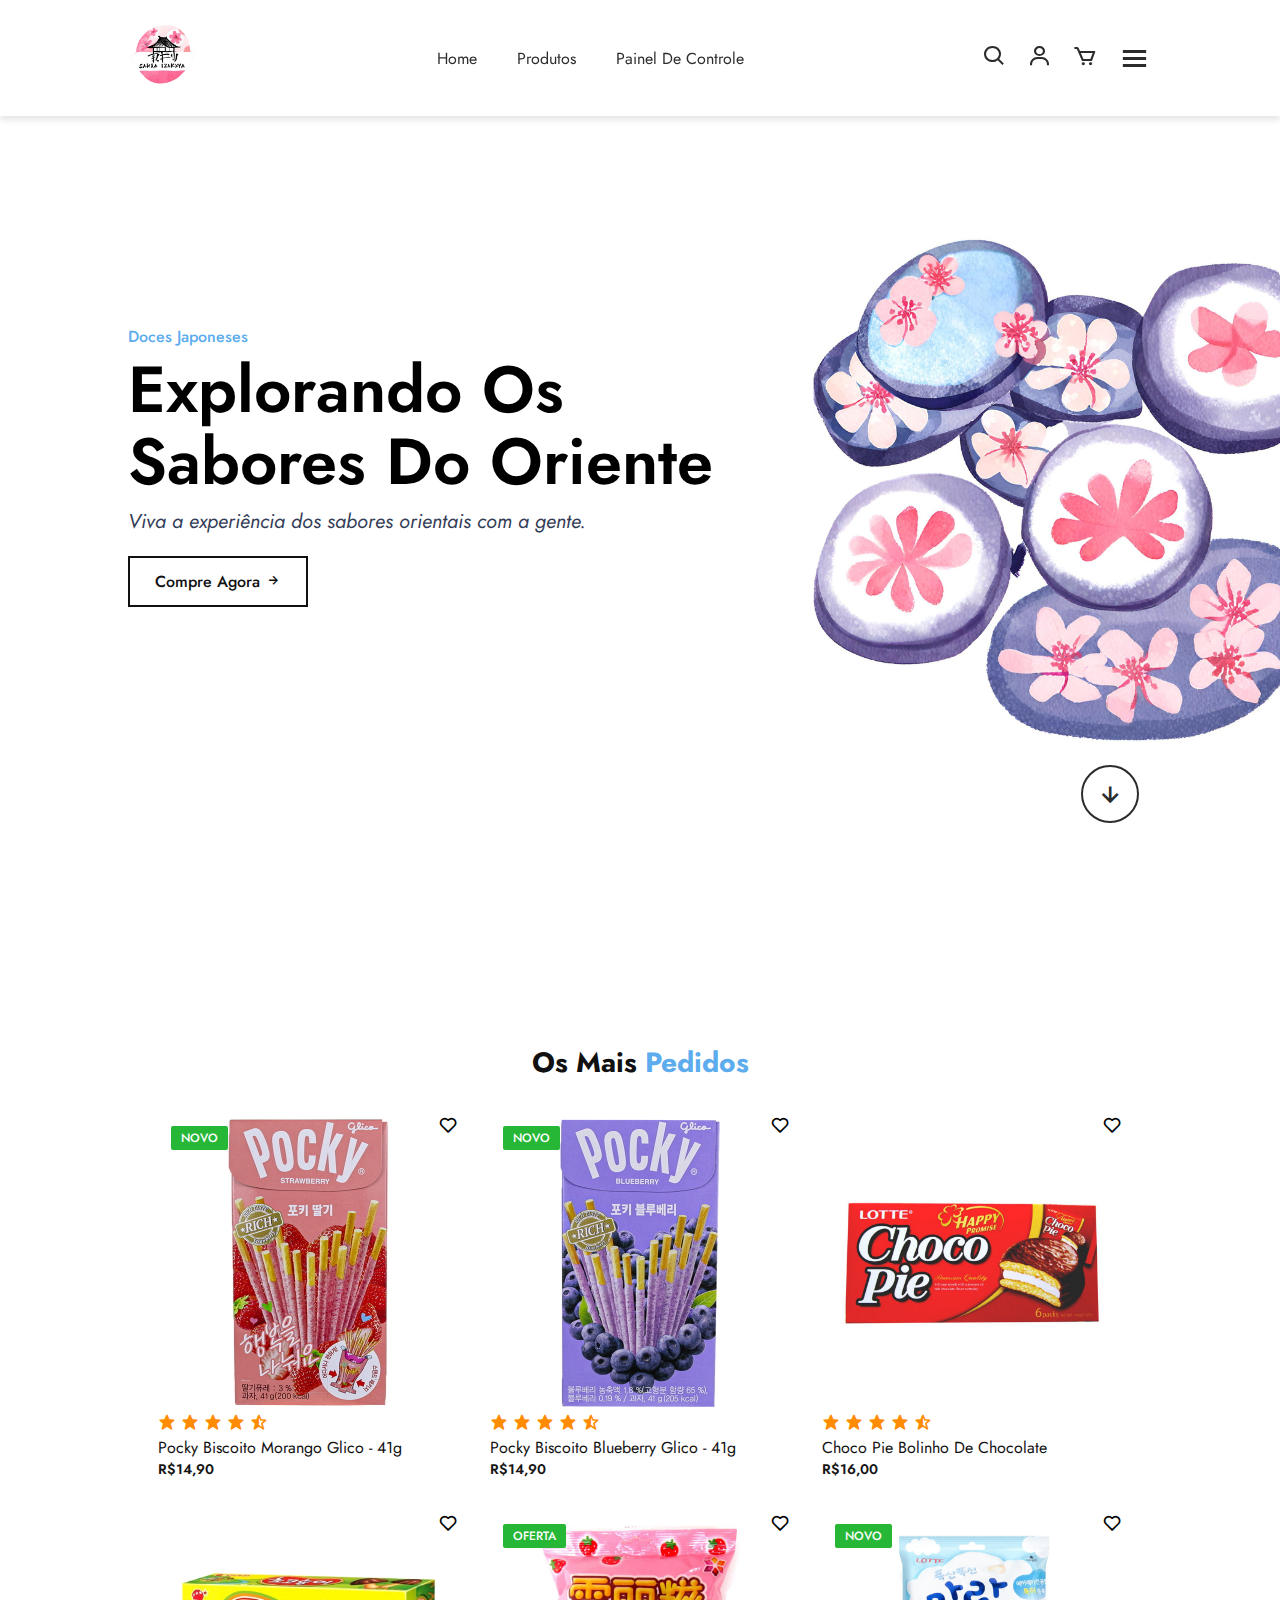
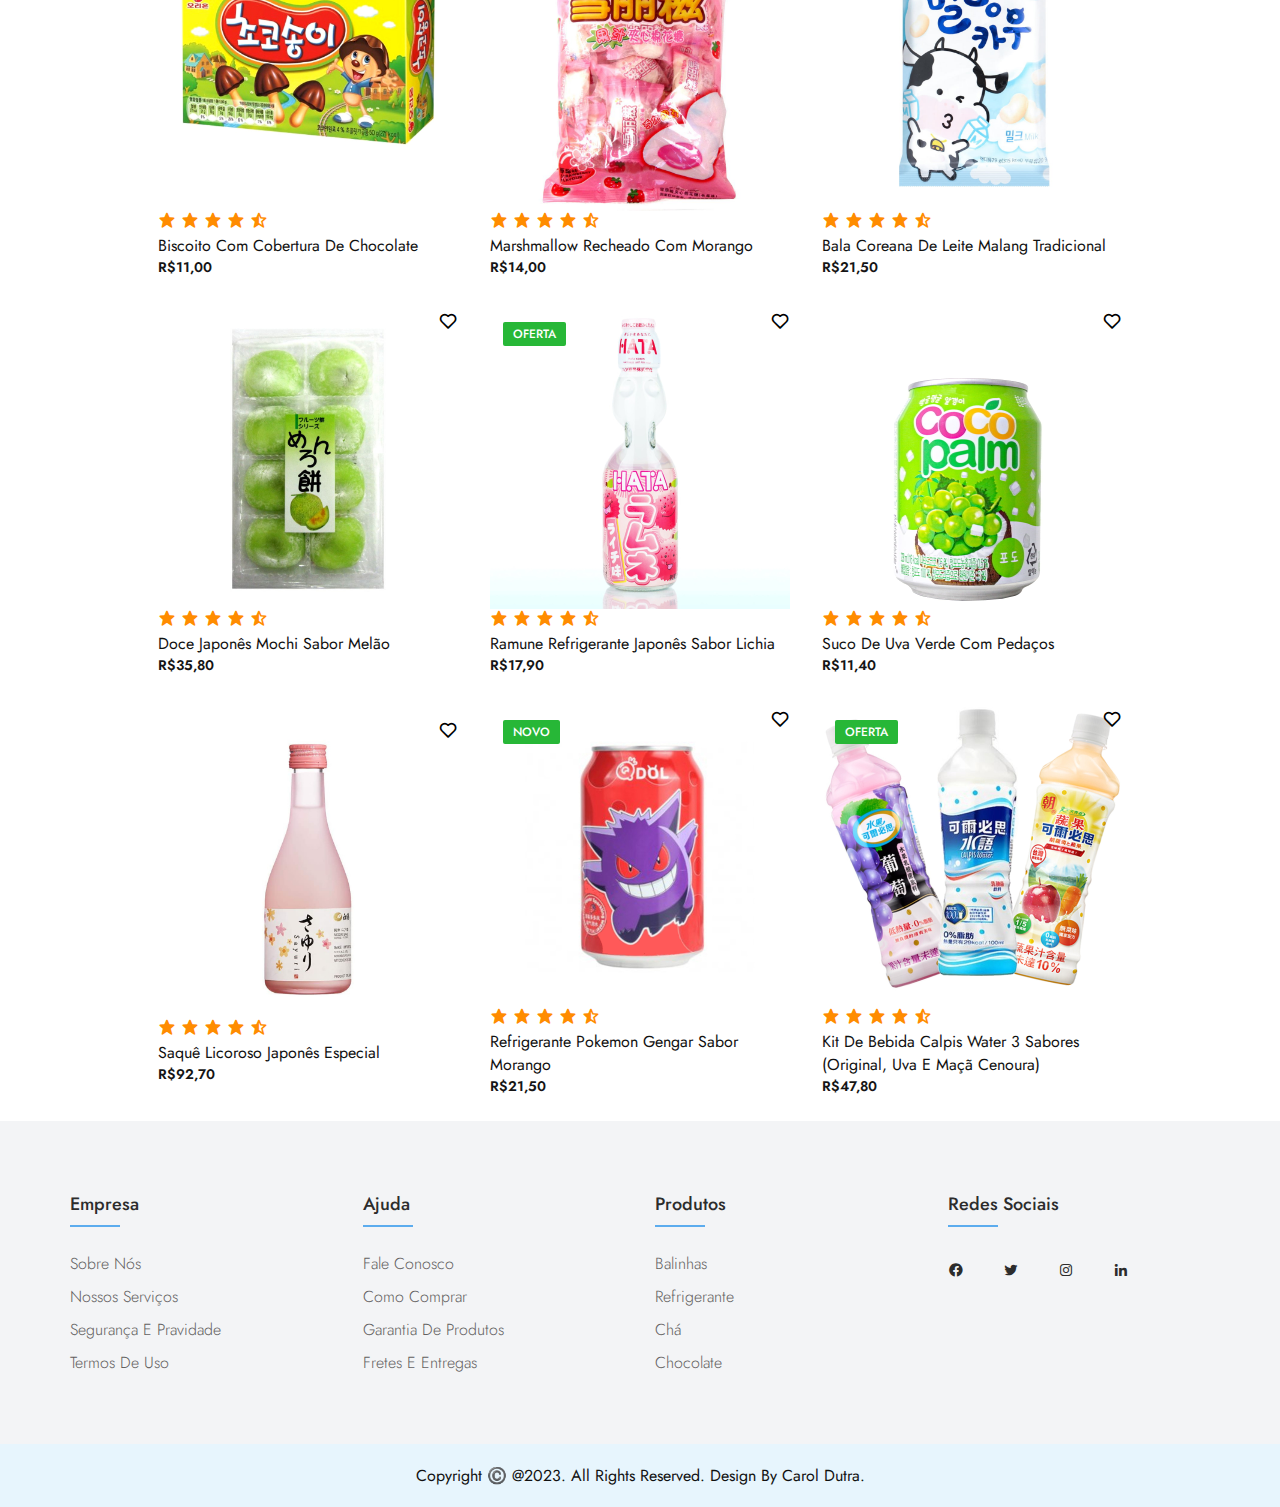
<file: index.html>
<!DOCTYPE html>
<html lang="pt-br">
<head>
    <meta charset="UTF-8">
    <meta name="viewport" content="width=device-width, initial-scale=1.0">
    <meta name="description" content="Descubra a doçura perfeita! Chocolates, balas e guloseimas irresistíveis. Faça sua encomenda e adoce sua vida conosco!"/>
    <meta property="og:title" content="Sakura Izakaya - Sabores autênticos japoneses e ambiente acolhedor, reserve agora!"/>
    <meta property="og:description" content="Descubra a doçura perfeita! Chocolates, balas e guloseimas irresistíveis. Faça sua encomenda e adoce sua vida conosco!"/>
    <meta property="og:url" content="http://localhost:3000" />
    <meta property="og:type" content="website" />
    <link rel="icon" href="./assets/favicon.png">
    <title>Sakura Izakaya - Sabores autênticos japoneses e ambiente acolhedor,
        reserve agora!</title>
    <link rel="stylesheet" href="./styles.css">

    <link rel="preconnect" href="https://fonts.googleapis.com">
<link rel="preconnect" href="https://fonts.gstatic.com" crossorigin>
<link href="https://fonts.googleapis.com/css2?family=Jost:wght@100;200;300;400;500;600;700&display=swap" rel="stylesheet">

<link rel="stylesheet" href="https://cdnjs.cloudflare.com/ajax/libs/font-awesome/6.4.2/css/all.min.css" integrity="sha512-z3gLpd7yknf1YoNbCzqRKc4qyor8gaKU1qmn+CShxbuBusANI9QpRohGBreCFkKxLhei6S9CQXFEbbKuqLg0DA==" crossorigin="anonymous" referrerpolicy="no-referrer" />

<link rel="stylesheet"
  href="https://unpkg.com/boxicons@latest/css/boxicons.min.css">
</head>
<body id="home">
    <!-- header -->
    <header id="home">
        <a href="#" class="logo"><img src="./assets/logo.png" alt="Logotipo da Sakura Izakaya"></a>

        <ul class="navmenu">
            <li><a href="index.html">Home</a></li>
            <li><a href="#products">Produtos</a></li>
            <li><a href="dashboard.html">Painel de Controle</a></li>

        </ul>

        <div class="nav-icon">
            <a href="#"><i class='bx bx-search' aria-label="Pesquisar"></i></a>
            <a href="#"><i class='bx bx-user' aria-label="Perfil do Usuário"></i></a>
            <a href="#"><i class='bx bx-cart' aria-label="Carrinho de Compras"></i></a>
            
            <div class="bx bx-menu" id="menu-icon" aria-label="Menu de Navegação"></div>
        </div>
    </header>
    <!-- final header -->

    <!--  hero -->
    <section class="hero">
        <div class="main-text">
            <h2>Doces japoneses</h2>
            <h1>Explorando os<br>sabores do Oriente</h1>
            <p>Viva a experiência dos sabores orientais com a gente.</p>

            <a href="#products" class="main-btn">Compre agora <i class='bx bx-right-arrow-alt' ></i></a>
        </div>

        <div class="down-arrow">
            <a href="#products" class="down"><i class='bx bx-down-arrow-alt'></i></a>
        </div>
    </section>

    <!-- final home -->



    <section id="products" class="trending-products" >
        <div class="center-text">
            <h2>Os mais <span>pedidos</span></h2>
        </div>

        <div class="products">
            <div class="row">
                <img src="./assets/comida-1.jpg" alt="biscoito japones sabor morango em formato de palitinhos">
                <div class="product-text">
                    <h5>Novo</h5>
                </div>
                <div class="heart-icon">
                    <i class='bx bx-heart'></i>
                </div>
                <div class="ratting">
                    <i class='bx bxs-star' ></i>
                    <i class='bx bxs-star' ></i>
                    <i class='bx bxs-star' ></i>
                    <i class='bx bxs-star' ></i>
                    <i class='bx bxs-star-half' ></i>
                </div>

                <div class="price">
                    <h4>Pocky Biscoito Morango Glico - 41g</h4>
                    <p>R$14,90</p>
                </div>
            </div>

            <div class="row">
                <img src="./assets/comida-2.jpg" alt="biscoito japones sabor blueberry em formato de palitinhos">
                <div class="product-text">
                    <h5>Novo</h5>
                </div>
                <div class="heart-icon">
                    <i class='bx bx-heart'></i>
                </div>
                <div class="ratting">
                    <i class='bx bxs-star' ></i>
                    <i class='bx bxs-star' ></i>
                    <i class='bx bxs-star' ></i>
                    <i class='bx bxs-star' ></i>
                    <i class='bx bxs-star-half' ></i>
                </div>

                <div class="price">
                    <h4>Pocky Biscoito Blueberry Glico - 41g</h4>
                    <p>R$14,90</p>
                </div>
            </div>

            <div class="row">
                <img src="./assets/comida-3.jpg" alt="bolinho de chocolate">
                <div class="product-text">
                    
                </div>
                <div class="heart-icon">
                    <i class='bx bx-heart'></i>
                </div>
                <div class="ratting">
                    <i class='bx bxs-star' ></i>
                    <i class='bx bxs-star' ></i>
                    <i class='bx bxs-star' ></i>
                    <i class='bx bxs-star' ></i>
                    <i class='bx bxs-star-half' ></i>
                </div>

                <div class="price">
                    <h4>Choco Pie Bolinho de Chocolate</h4>
                    <p>R$16,00</p>
                </div>
            </div>

            <div class="row">
                <img src="./assets/comida-4.jpg" alt="biscoito em formato de cogumelo com a cabeça de chocolate e o corpinho de biscoito">
                <div class="product-text">
                    
                </div>
                <div class="heart-icon">
                    <i class='bx bx-heart'></i>
                </div>
                <div class="ratting">
                    <i class='bx bxs-star' ></i>
                    <i class='bx bxs-star' ></i>
                    <i class='bx bxs-star' ></i>
                    <i class='bx bxs-star' ></i>
                    <i class='bx bxs-star-half' ></i>
                </div>

                <div class="price">
                    <h4>Biscoito com Cobertura de Chocolate</h4>
                    <p>R$11,00</p>
                </div>
            </div>

            <div class="row">
                <img src="./assets/comida-5.jpg" alt="marshmallow japonês com recheio de morango no pacote se tem vários pacotinhos deles">
                <div class="product-text">
                    <h5>Oferta</h5>
                </div>
                <div class="heart-icon">
                    <i class='bx bx-heart'></i>
                </div>
                <div class="ratting">
                    <i class='bx bxs-star' ></i>
                    <i class='bx bxs-star' ></i>
                    <i class='bx bxs-star' ></i>
                    <i class='bx bxs-star' ></i>
                    <i class='bx bxs-star-half' ></i>
                </div>

                <div class="price">
                    <h4>Marshmallow Recheado com Morango</h4>
                    <p>R$14,00</p>
                </div>
            </div>

            <div class="row">
                <img src="./assets/comida-6.jpg" alt="bala fofinha coreana sabor leite embalagem de cor azul com uma vaquinha na frente">
                <div class="product-text">
                    <h5>Novo</h5>
                </div>
                <div class="heart-icon">
                    <i class='bx bx-heart'></i>
                </div>
                <div class="ratting">
                    <i class='bx bxs-star' ></i>
                    <i class='bx bxs-star' ></i>
                    <i class='bx bxs-star' ></i>
                    <i class='bx bxs-star' ></i>
                    <i class='bx bxs-star-half' ></i>
                </div>

                <div class="price">
                    <h4>Bala Coreana de Leite Malang Tradicional</h4>
                    <p>R$21,50</p>
                </div>
            </div>

            <div class="row">
                <img src="./assets/comida-7.jpg" alt="doce japonês que parece ser uma marshamallow mas é um mochi de sabor melão ele é verde e fofinho">
                <div class="product-text">
                   
                </div>
                <div class="heart-icon">
                    <i class='bx bx-heart'></i>
                </div>
                <div class="ratting">
                    <i class='bx bxs-star' ></i>
                    <i class='bx bxs-star' ></i>
                    <i class='bx bxs-star' ></i>
                    <i class='bx bxs-star' ></i>
                    <i class='bx bxs-star-half' ></i>
                </div>

                <div class="price">
                    <h4>Doce Japonês Mochi Sabor Melão</h4>
                    <p>R$35,80</p>
                </div>
            </div>

            <div class="row">
                <img src="./assets/bebida-1.jpg" alt="refrigerante japonês sabor lichia embalagem de vidro e pequena de cor rosa">
                <div class="product-text">
                    <h5>Oferta</h5>
                </div>
                <div class="heart-icon">
                    <i class='bx bx-heart'></i>
                </div>
                <div class="ratting">
                    <i class='bx bxs-star' ></i>
                    <i class='bx bxs-star' ></i>
                    <i class='bx bxs-star' ></i>
                    <i class='bx bxs-star' ></i>
                    <i class='bx bxs-star-half' ></i>
                </div>

                <div class="price">
                    <h4>Ramune Refrigerante Japonês Sabor Lichia</h4>
                    <p>R$17,90</p>
                </div>
            </div>

            <div class="row">
                <img src="./assets/bebida-2.jpg" alt="latinha de suco japonês sabor uva verde onde se apresentam pedaços de uva em seu interior a embalagem é verde e com imagem de uvas">
                <div class="product-text">
                    
                </div>
                <div class="heart-icon">
                    <i class='bx bx-heart'></i>
                </div>
                <div class="ratting">
                    <i class='bx bxs-star' ></i>
                    <i class='bx bxs-star' ></i>
                    <i class='bx bxs-star' ></i>
                    <i class='bx bxs-star' ></i>
                    <i class='bx bxs-star-half'></i>
                </div>

                <div class="price">
                    <h4>Suco de Uva Verde com Pedaços</h4>
                    <p>R$11,40</p>
                </div>
            </div>

            <div class="row">
                <img src="./assets/bebida-3.jpg" alt="Saquê japonês importado de Sabor especial Sakura ele é rosa">
                <div class="product-text">
                    
                </div>
                <div class="heart-icon">
                    <i class='bx bx-heart'></i>
                </div>
                <div class="ratting">
                    <i class='bx bxs-star' ></i>
                    <i class='bx bxs-star' ></i>
                    <i class='bx bxs-star' ></i>
                    <i class='bx bxs-star' ></i>
                    <i class='bx bxs-star-half' ></i>
                </div>

                <div class="price">
                    <h4>Saquê Licoroso Japonês Especial </h4>
                    <p>R$92,70</p>
                </div>
            </div>

            <div class="row">
                <img src="./assets/bebida-5.jpg" alt="Latinha de refrigerante com a imagem do pokémon gengar na frente de sabor morango">
                <div class="product-text">
                    <h5>Novo</h5>
                </div>
                <div class="heart-icon">
                    <i class='bx bx-heart'></i>
                </div>
                <div class="ratting">
                    <i class='bx bxs-star' ></i>
                    <i class='bx bxs-star' ></i>
                    <i class='bx bxs-star' ></i>
                    <i class='bx bxs-star' ></i>
                    <i class='bx bxs-star-half' ></i>
                </div>

                <div class="price">
                    <h4>Refrigerante Pokemon Gengar Sabor Morango</h4>
                    <p>R$21,50</p>
                </div>
            </div>

            <div class="row">
                <img src="./assets/bebida-6.jpg" alt="Kit de bebidas japonesas chamada Calpis onde apresentam 3 sabores">
                <div class="product-text">
                    <h5>Oferta</h5>
                </div>
                <div class="heart-icon">
                    <i class='bx bx-heart'></i>
                </div>
                <div class="ratting">
                    <i class='bx bxs-star' ></i>
                    <i class='bx bxs-star' ></i>
                    <i class='bx bxs-star' ></i>
                    <i class='bx bxs-star' ></i>
                    <i class='bx bxs-star-half' ></i>
                </div>

                <div class="price">
                    <h4>Kit De Bebida Calpis Water 3 Sabores (Original, Uva e Maçã Cenoura)</h4>
                    <p>R$47,80</p>
                </div>
            </div>
        </div>

    </section>


    <footer class="footer">
        <div class="container">
            <div class="row">
                <div class="footer-col">
                    <h4>Empresa</h4>
                    <ul>
                        <li><a href="about.html">Sobre nós</a></li>
                        <li><a href="#">Nossos serviços</a></li>
                        <li><a href="#">Segurança e Pravidade</a></li>
                        <li><a href="#">Termos de Uso</a></li>
                    </ul>
                </div>
                <div class="footer-col">
                    <h4>Ajuda</h4>
                    <ul>
                        <li><a href="contato.html">Fale Conosco</a></li>
                        <li><a href="#">Como Comprar</a></li>
                        <li><a href="#">Garantia de Produtos</a></li>
                        <li><a href="#">Fretes e Entregas</a></li>
                    </ul>
                </div>
                <div class="footer-col">
                    <h4>Produtos</h4>
                    <ul>
                        <li><a href="#">Balinhas</a></li>
                        <li><a href="#">Refrigerante</a></li>
                        <li><a href="#">Chá</a></li>
                        <li><a href="#">Chocolate</a></li>
                    </ul>
                </div>
                <div class="footer-col">
                    <h4>Redes Sociais</h4>
                    <div class="social-links">
                        <a href="#"><i class='bx bxl-facebook-circle' ></i></a>
                        <a href="#"><i class='bx bxl-twitter' ></i></a>
                        <a href="#"><i class='bx bxl-instagram' ></i></a>
                        <a href="#"><i class='bx bxl-linkedin' ></i></a>
                    </div>
                </div>
            </div>

        </div>
    </footer>
    

    <div class="end-text">
        <p>Copyright ©️ @2023. All Rights Reserved. Design By Carol Dutra.</p>
    </div>

</body>
</html>
</file>
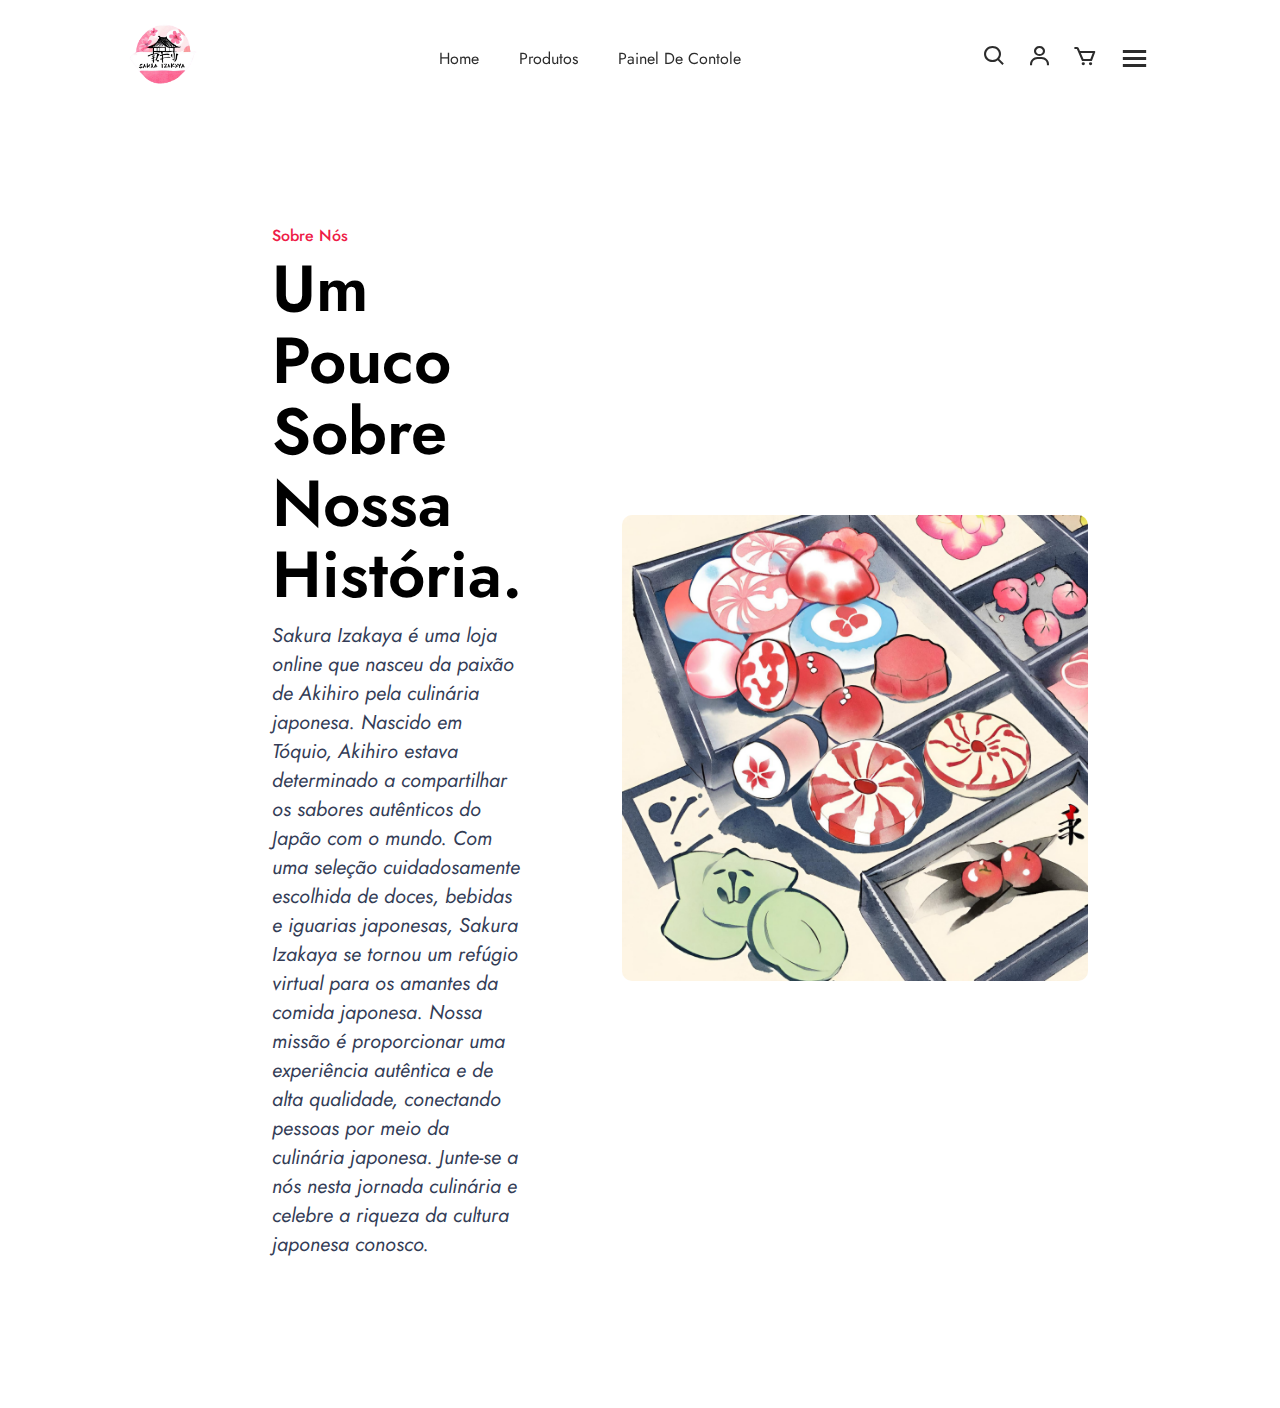
<file: about.html>
<!DOCTYPE html>
<html lang="pt-br">
<head>
    <meta charset="UTF-8">
    <meta name="viewport" content="width=device-width, initial-scale=1.0">
    <link rel="icon" href="./assets/favicon.png">

    <title>Sobre | Sakura Izakaya</title>
    <link rel="stylesheet" href="./about.css">

    <link rel="preconnect" href="https://fonts.googleapis.com">
<link rel="preconnect" href="https://fonts.gstatic.com" crossorigin>
<link href="https://fonts.googleapis.com/css2?family=Jost:wght@100;200;300;400;500;600;700&display=swap" rel="stylesheet">

<link rel="stylesheet" href="https://cdnjs.cloudflare.com/ajax/libs/font-awesome/6.4.2/css/all.min.css" integrity="sha512-z3gLpd7yknf1YoNbCzqRKc4qyor8gaKU1qmn+CShxbuBusANI9QpRohGBreCFkKxLhei6S9CQXFEbbKuqLg0DA==" crossorigin="anonymous" referrerpolicy="no-referrer" />

<link rel="stylesheet"
  href="https://unpkg.com/boxicons@latest/css/boxicons.min.css">
</head>
<body>
    <header>
        <a href="#" class="logo"><img src="./assets/logo.png" alt=""></a>

        <ul class="navmenu">
            <li><a href="index.html">Home</a></li>
            <li><a href="#products">Produtos</a></li>
            <li><a href="dashboard.html">Painel de Contole</a></li>

        </ul>

        <div class="nav-icon">
            <a href="#"><i class='bx bx-search'></i></a>
            <a href="#"><i class='bx bx-user'></i></a>
            <a href="#"><i class='bx bx-cart'></i></a>

            <div class="bx bx-menu" id="menu-icon"></div>
        </div>
    </header>

    <section class="main-home">
        <div class="main-text">
           <h5>Sobre Nós</h5>
           <h1>Um pouco sobre <span>nossa</span> história.</h1>
           <p>Sakura Izakaya é uma loja online que nasceu da paixão de Akihiro pela culinária japonesa. Nascido em Tóquio, Akihiro estava determinado a compartilhar os sabores autênticos do Japão com o mundo. Com uma seleção cuidadosamente escolhida de doces, bebidas e iguarias japonesas, Sakura Izakaya se tornou um refúgio virtual para os amantes da comida japonesa. Nossa missão é proporcionar uma experiência autêntica e de alta qualidade, conectando pessoas por meio da culinária japonesa. Junte-se a nós nesta jornada culinária e celebre a riqueza da cultura japonesa conosco.</p>
        </div>

    
        <div class="hero-image">
            <img src="assets/sobreimg.png" alt="">
        </div>
       
    </section>


</body>
</html>
</file>
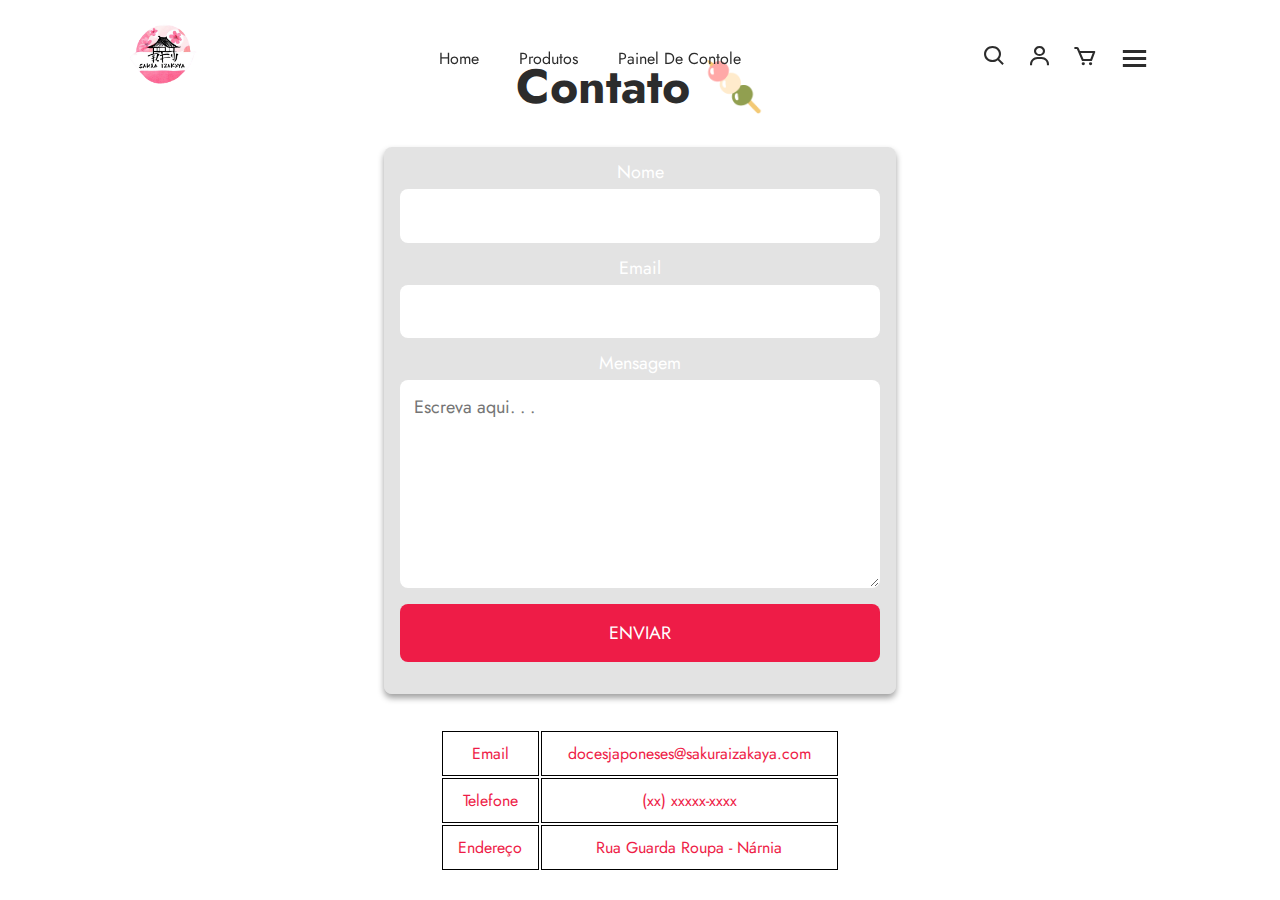
<file: contato.html>
<!DOCTYPE html>
<html lang="pt-br">
<head>
    <meta charset="UTF-8">
    <meta name="viewport" content="width=device-width, initial-scale=1.0">
    <link rel="icon" href="./assets/favicon.png">

    <title>Contato | Sakura Izakaya</title>
    <link rel="stylesheet" href="./contato.css">

    <link rel="preconnect" href="https://fonts.googleapis.com">
<link rel="preconnect" href="https://fonts.gstatic.com" crossorigin>
<link href="https://fonts.googleapis.com/css2?family=Jost:wght@100;200;300;400;500;600;700&display=swap" rel="stylesheet">

<link rel="stylesheet" href="https://cdnjs.cloudflare.com/ajax/libs/font-awesome/6.4.2/css/all.min.css" integrity="sha512-z3gLpd7yknf1YoNbCzqRKc4qyor8gaKU1qmn+CShxbuBusANI9QpRohGBreCFkKxLhei6S9CQXFEbbKuqLg0DA==" crossorigin="anonymous" referrerpolicy="no-referrer" />

<link rel="stylesheet"
  href="https://unpkg.com/boxicons@latest/css/boxicons.min.css">
</head>
<body>
    <header>
        <a href="#" class="logo"><img src="./assets/logo.png" alt=""></a>

        <ul class="navmenu">
            <li><a href="index.html">Home</a></li>
            <li><a href="#products">Produtos</a></li>
            <li><a href="dashboard.html">Painel de Contole</a></li>

        </ul>

        <div class="nav-icon">
            <a href="#"><i class='bx bx-search'></i></a>
            <a href="#"><i class='bx bx-user'></i></a>
            <a href="#"><i class='bx bx-cart'></i></a>

            <div class="bx bx-menu" id="menu-icon"></div>
        </div>
    </header>

    <div class="container">
        <h1><span>Contato 🍡</span></h1>
    <div class="form-container">
       
           <form action="#" class="form">
             <label for="name">Nome</label>
             <input type="text" name="name" id="name" required>
             <label for="email">Email</label>
             <input type="email" name="email" id="email" required>
             <label for="message">Mensagem</label>
             <textarea name="message" id="message" placeholder="Escreva aqui. . . "></textarea>
             <button type="submit">Enviar</button>
            </form>
    </div>

    <div class="table-container">
      <table>
        <tr>
            <td>Email</td>
            <td>docesjaponeses@sakuraizakaya.com</td>
        </tr>
        <tr>
            <td>Telefone</td>
            <td>(xx) xxxxx-xxxx</td>
        </tr>
        <tr>
            <td>Endereço</td>
            <td>Rua Guarda Roupa - Nárnia</td>
        </tr>
      </table> 
    </div>
    </div>
    
</body>
</html>
</file>
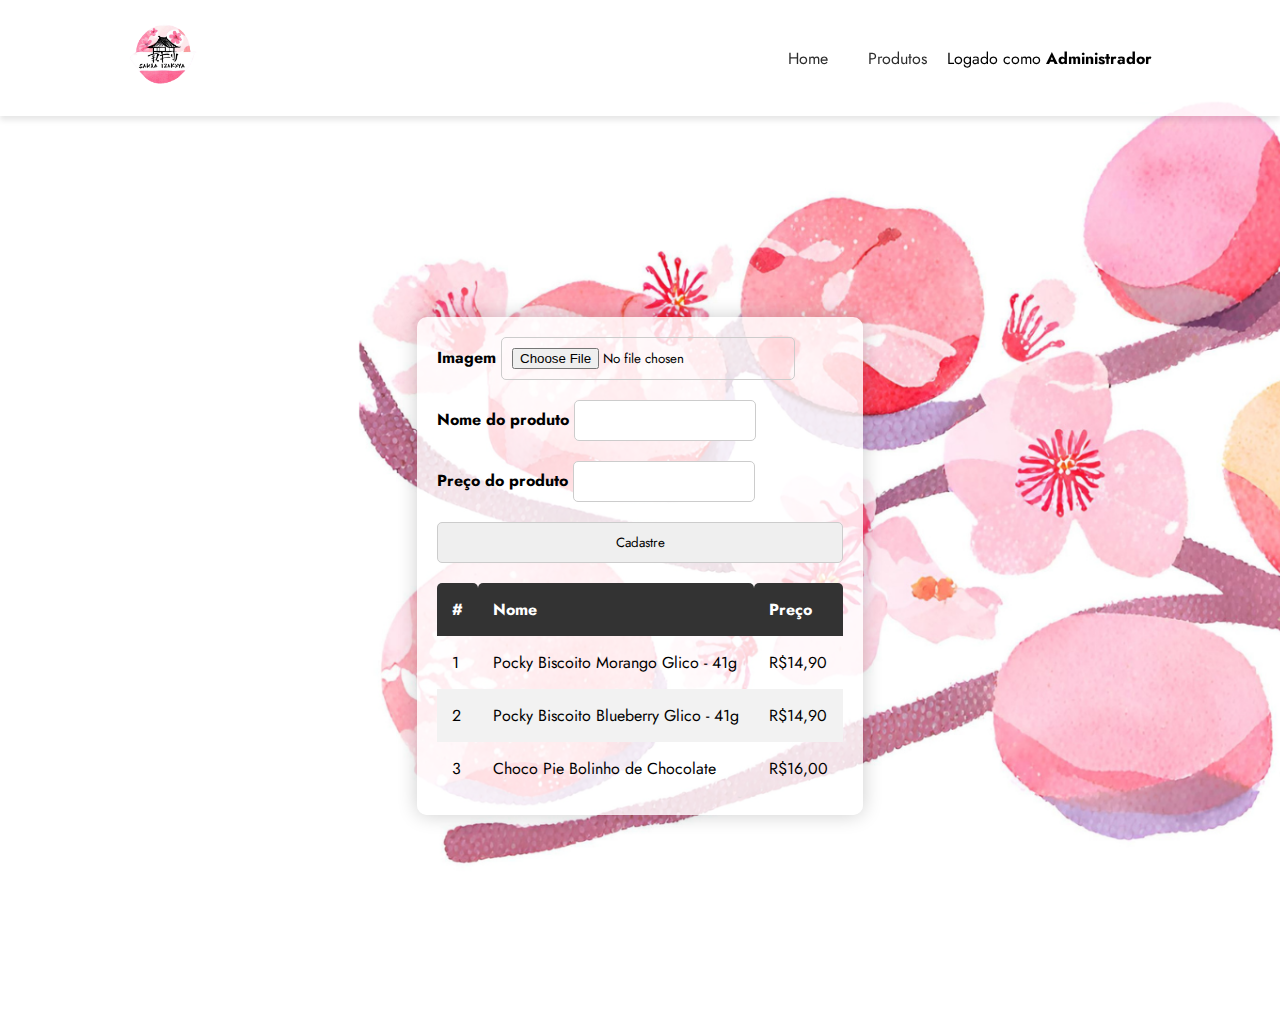
<file: dashboard.html>
<!DOCTYPE html>
<html lang="pt-br">
  <head>
    <meta charset="UTF-8" />
    <link rel="preconnect" href="https://fonts.googleapis.com" />
    <link rel="preconnect" href="https://fonts.gstatic.com" crossorigin />
    <meta name="viewport" content="width=device-width, initial-scale=1.0" />
    <title>Sakura Izakaya - Painel de Controle</title>
    <meta name="robots" content="noindex" />
    <link rel="icon" href="./assets/favicon.png" />
    <link rel="stylesheet" href="./dashboard.css" />
    <link
      href="https://fonts.googleapis.com/css2?family=Jost:wght@100;200;300;400;500;600;700&display=swap"
      rel="stylesheet"
    />
    <link
      rel="stylesheet"
      href="https://cdnjs.cloudflare.com/ajax/libs/font-awesome/6.4.2/css/all.min.css"
      integrity="sha512-z3gLpd7yknf1YoNbCzqRKc4qyor8gaKU1qmn+CShxbuBusANI9QpRohGBreCFkKxLhei6S9CQXFEbbKuqLg0DA=="
      crossorigin="anonymous"
      referrerpolicy="no-referrer"
    />
    <link
      rel="stylesheet"
      href="https://unpkg.com/boxicons@latest/css/boxicons.min.css"
    />
  </head>
  <body>
    <!-- header -->
    <header>
      <a href="#" class="logo"><img src="./assets/logo.png" alt=""></a>

      <ul class="navmenu">
          <li><a href="index.html">Home</a></li>
          <li><a href="#products">Produtos</a></li>
          <p>Logado como <strong>Administrador</strong></p>

      </ul>
    </header>

    <main>
      <div class="container">
        <form>
          <div>
            <label for="image">Imagem</label>
            <input type="file" id="image" name="image" />
          </div>

          <div>
            <label for="name">Nome do produto</label>
            <input type="text" id="name" name="name" />
          </div>

          <div>
            <label for="price">Preço do produto</label>
            <input type="number" id="price" name="price" />
          </div>
          <button>Cadastre</button>
        </form>

        <table>
          <thead>
            <tr>
              <th>#</th>
              <th>Nome</th>
              <th>Preço</th>
            </tr>
          </thead>
          <tbody>
            <tr>
              <td>1</td>
              <td>Pocky Biscoito Morango Glico - 41g</td>
              <td>R$14,90</td>
            </tr>
            <tr>
              <td>2</td>
              <td>Pocky Biscoito Blueberry Glico - 41g</td>
              <td>R$14,90</td>
            </tr>
            <tr>
              <td>3</td>
              <td>Choco Pie Bolinho de Chocolate</td>
              <td>R$16,00</td>
            </tr>
          </tbody>
        </table>
      </div>
    </main>

  
  </body>
</html>
</file>
<file: styles.css>
*{
    margin: 0;
    padding: 0;
    box-sizing: border-box;
    scroll-behavior: smooth;
    font-family: 'Jost', sans-serif;
    list-style: none;
    text-decoration: none;
}


header{
    position: sticky;
    background-color: #ffff;
    box-shadow: 0 4px 6px rgba(0, 0, 0, 0.1);
    width: 100%;
    top: 0;
    right: 0;
    z-index: 1000;
    display: flex;
    align-items: center;
    justify-content: space-between;
    padding: 20px 10%;
}

.logo img{
    max-width: 200px;
    height: 70px;
}

.navmenu{
    display: flex;

}

.navmenu a{
    color: #2c2c2c;
    font-size: 16px;
    text-transform: capitalize;
    padding: 10px 20px;
    font-weight: 400;
    transition: all .42s ease;
}

.navmenu a:hover{
    color: #5cacee;

}

.nav-icon{
    display: flex;
    align-items: center;
}

.nav-icon i{
    margin-right: 20px;
    color:#2c2c2c;
    font-size: 25px;
    font-weight: 400;
    transition: all .42s ease;
}

.nav-icon i:hover{
    transform: scale(1.1);
    color: #5cacee;

}

#menu-icon{
    font-size: 35px;
    color:#2c2c2c;
    z-index: 10001;
    cursor: pointer; 
}


section{
    padding: 2% 10%;

}

.hero{
    width: 100%;
    height: 100vh;
    background-image: url(./assets/banner-1.png);
    background-position: center;
    background-size: cover;
    display: grid;
    grid-template-columns: repeat(1, 1fr);
    align-items: center;
  

    animation: fadeAnimation ease 2s;
    animation-iteration-count: 1;
    animation-fill-mode: forwards;

}

.main-text{
    margin-top: -200px;
}



.main-text h2{
    color: #5cacee;
    font-size: 16px;
    text-transform: capitalize;
    font-weight: 500;
}

.main-text h1{
    color: #000;
    font-size: 65px;
    text-transform: capitalize;
    line-height: 1.1;
    font-weight: 600;
    margin: 6px 0 10px;
}

.main-text p{
    color: #333c56;
    font-size: 20px;
    font-style: italic;
    margin-bottom: 20px;
}

.main-btn{
    display: inline-block;
    color: #111;
    font-size: 16px;
    font-weight: 500;
    text-transform: capitalize;
    border: 2px solid #111;
    padding: 12px 25px;
    transform: all .42s ease;
}

.main-btn:hover{
    background-color: #000;
    color: #fff; 
}

.down-arrow{
    position: absolute;
    top: 85%;
    right: 11%;
}

.down i{
    font-size: 30px;
    color: #2c2c2c;
    border: 2px solid #2c2c2c;
    border-radius: 50px;
    padding: 12px 12px;
}

.down i:hover{
    background-color: #2c2c2c;
    color: #fff;
    transform: all .42s ease;
}

header.sticky{
    background-color: #fff;
    padding: 20px 10%;
    box-shadow: 0px 0px 10px rgb(0 0 0 / 10%);
}

.center-text h2{
    color: #111;
    font-size: 28px;
    text-transform: capitalize;
    text-align: center;
    margin-bottom: 30px;
}

.center-text span{
    color: #5cacee;
}

.products{
    display: grid;
    align-items: center;
    justify-content: center;
    grid-template-columns: repeat(auto-fit, minmax(300px, 300px));
    gap: 2rem;
}

.row{
    position: relative;
    transition: all .40s;
}

.row:hover{
    cursor: pointer;
}

.row img{
    width: 300px;
    height: 300px;
    transition: all .40s;

}

.row img:hover{
    transform: scale(0.9);
}

.product-text h5{
    position: absolute;
    top: 13px;
    left: 13px;
    color: #fff;
    font-size: 12px;
    font-weight: 500;
    text-transform: uppercase;
    background-color: #27b737;
    padding: 3px 10px;
    border-radius: 2px;

}

.heart-icon{
    position: absolute;
    right: 0;
    font-size: 20px;

}

.heart-icon:hover{
    color: #EE1C47;

}

.ratting i{
    color: #FF8C00;
    font-size: 18px;
}

.price h4{
    color: #111;
    font-size: 16px;
    text-transform: capitalize;
    font-weight: 400;
}

.price p{
    color: #151515;
    font-size: 14px;
    font-weight: 600;
}


.container{
    max-width: 1170px;
    margin: auto;
}

.row{
    display: flex;
    flex-wrap: wrap;
}

.footer{
    background-color: #f3f4f6;
    padding: 70px 0;
}

.footer-col{
    width: 25%;
    padding: 0 15px;
}

.footer-col h4{
    font-size: 18px;
    color: #2c2c2c;
    text-transform: capitalize;
    margin-bottom: 35px;
    font-weight: 500;
    position: relative;
}

.footer-col h4::before{
    content: '';
    position: absolute;
    left: 0;
    bottom: -10px;
    background-color: #5cacee;
    height: 2px;
    box-sizing: border-box;
    width: 50px;
}

.footer-col ul li:not(:last-child){
    margin-bottom: 10px;
}

.footer-col ul li a{
    font-size: 16px;
    text-transform: capitalize;
    color: #ffffffff;
    text-decoration: none;
    font-weight: 300;
    color: #626060;
    display: block;
    transition: all 0.3s ease;
}

.footer-col ul li a:hover{
    color: #5cacee;
    padding-left: 8px;
}

.footer-col .social-links a{
    display: inline-block;
    height: 40px;
    width: 40px;
    
    margin: 0 10px 10px 0;
    line-height: 40px;
    border-radius: 50%;
    color: #2c2c2c;
    transition: all 0.3s ease;
}


.end-text{
    background-color: #e7f5fd;
    text-align: center;
    padding: 20px;

}

.end-text p{
    color: #111;
    text-transform: capitalize;

}


@media(max-width:890px){
    header{
        padding: 20px 3%;
        transition: .4s;

    }
}

@media(max-width:630px){
    .main-text h1{
        font-size: 50px;
        transition: .4s;

    }

    .main-text p{
        font-size: 18px;
        transition: .4s;

    }

    .main-btn{
        padding: 10px 20px;
        transition: .4s;
    }
}

@media(max-width: 890px){
    .header{
        padding: 20px 3%;
        transition: .4s;
    }
}

@media(max-width: 630px){
    .main-text h1{
        font-size: 50px;
        transition: .4s;
    }

    .main-text p{
        font-size: 18px;
        transition: .4s;
    }

    .main-btn{
        padding: 10px 20px;
        transition: .4s;
    }
}

@media(max-width: 750px){

    .navmenu a{
        display: block;
    }

    .navmenu.open{
        right: 0;
    }
    
}


@keyframes fadeAnimation {
    0% {
        opacity: 0;
    }
    100% {
        opacity: 1;
     }
}

@media (max-width: 750px) {
    .nav-icon {
        display: none; 
    }


    .navmenu {
        justify-content: center; 
    }
}


@media(max-width:890px){
    header{
        padding: 20px 3%;
        transition: .4s;

    }
}

@media(max-width:630px){
    .main-text h1{
        font-size: 50px;
        transition: .4s;

    }

    .main-text p{
        font-size: 18px;
        transition: .4s;

    }

    .main-btn{
        padding: 10px 20px;
        transition: .4s;
    }
}
</file>
<file: about.css>
*{
    margin: 0;
    padding: 0;
    box-sizing: border-box;
    scroll-behavior: smooth;
    font-family: 'Jost', sans-serif;
    list-style: none;
    text-decoration: none;
}


header{
    position: fixed;
    width: 100%;
    top: 0;
    right: 0;
    z-index: 1000;
    display: flex;
    align-items: center;
    justify-content: space-between;
    padding: 20px 10%;
}

.logo img{
    max-width: 200px;
    height: 70px;
}

.navmenu{
    display: flex;

}

.navmenu a{
    color: #2c2c2c;
    font-size: 16px;
    text-transform: capitalize;
    padding: 10px 20px;
    font-weight: 400;
    transition: all .42s ease;
}

.navmenu a:hover{
    color: #EE1C47;

}

.nav-icon{
    display: flex;
    align-items: center;
}

.nav-icon i{
    margin-right: 20px;
    color:#2c2c2c;
    font-size: 25px;
    font-weight: 400;
    transition: all .42s ease;
}

.nav-icon i:hover{
    transform: scale(1.1);
    color: #EE1C47;

}

#menu-icon{
    font-size: 35px;
    color:#2c2c2c;
    z-index: 10001;
    cursor: pointer; 
}

.hero{
    background-color: #f8f8f8;
}

.heading h1{
    color:#ff6347;
}

section{
    display: flex;
    justify-content: center;
    align-items: center;
    width: 90%;
    margin: 65px auto;
    padding: 5% 10%;

}

.main-home {
    display: flex;
    align-items: center;
    justify-content: center;
    margin-top: 160px;
}

.main-text {
    flex: 1;
    padding: 0 20px; /* Adicionei um padding para separar o texto da imagem */
    padding: 0 80px; /* Adicionei um padding para separar o texto da imagem */
    margin-right: 20px; /* Adicione uma margem direita para criar espaço entre o texto e a imagem */
}


.main-text h5{
    color: #EE1C47;
    font-size: 16px;
    text-transform: capitalize;
    font-weight: 500;
}

.main-text h1{
    color: #000;
    font-size: 65px;
    text-transform: capitalize;
    line-height: 1.1;
    font-weight: 600;
    margin: 6px 0 10px;
}

.main-text p{
    color: #333c56;
    font-size: 20px;
    font-style: italic;
    margin-bottom: 20px;
}

.hero-image img{
    flex: 1;
    width: 500px;
    margin: auto;
    max-width: 100%; /* Certifica-se de que a imagem não ultrapasse a largura do contêiner */
}

img{
    width: 100%;
    height: auto;
    border-radius: 10px;
}
</file>
<file: contato.css>
*{
    margin: 0;
    padding: 0;
    box-sizing: border-box;
    scroll-behavior: smooth;
    font-family: 'Jost', sans-serif;
    list-style: none;
    text-decoration: none;
}


header{
    position: fixed;
    width: 100%;
    top: 0;
    right: 0;
    z-index: 1000;
    display: flex;
    align-items: center;
    justify-content: space-between;
    padding: 20px 10%;
}

.logo img{
    max-width: 200px;
    height: 70px;
}

.navmenu{
    display: flex;
}

.navmenu a{
    color: #2c2c2c;
    font-size: 16px;
    text-transform: capitalize;
    padding: 10px 20px;
    font-weight: 400;
    transition: all .42s ease;
}

.navmenu a:hover{
    color: #EE1C47;

}

.nav-icon{
    display: flex;
    align-items: center;
}

.nav-icon i{
    margin-right: 20px;
    color:#2c2c2c;
    font-size: 25px;
    font-weight: 400;
    transition: all .42s ease;
}

.nav-icon i:hover{
    transform: scale(1.1);
    color: #EE1C47;

}

#menu-icon{
    font-size: 35px;
    color:#2c2c2c;
    z-index: 10001;
    cursor: pointer; 
}

body {
    font-family: 'Jost', sans-serif;
    background-color: #fff; /* Cor de fundo da página, se desejado */
    min-height: 100vh;
    display: flex;
    justify-content: center;
    flex-direction: column;
    padding-right: 1rem;
    padding-left: 1rem;
}

h1 {
    font-size: 3rem;
    color: #2c2c2c;
    margin-bottom: 2rem;
    text-align: center;
    line-height: 1.2;
}

h1::before{
    content: '';
    display: block;
}

.form {
    float: left;
    box-sizing: border-box;
    width: 100%;
    max-width: 32rem;
    font-size: 1.125rem;
    background-color: rgba(200, 200, 200, 0.5); /* Fundo cinza transparente */
    padding: 1rem;
    border-radius: 8px;
    margin: 0 auto;
    box-shadow: 0 4px 6px rgba(0, 0, 0, 0.378);
}

.form label,
.form input,
.form textarea,
.form button {
    display: block;
    width: 100%;
    margin-bottom: 1rem;
}


.form label {
    color: #fff;
    line-height: 1;
    margin-bottom: 0.5rem;
}

.form input,
.form textarea {
    font: inherit;
    padding: 0.8rem;
    border: 1px solid transparent;
    border-radius: 8px;
    transition: border-color, box-shadow 0.2s;
}

.form textarea {
    min-height: 13rem;
    resize: vertical;
}

.form input:hover,
.form input:focus,
.form textarea:hover,
.form textarea:focus {
    outline: none;
    border-color: #EE1C47;
    box-shadow: 0 0 0 3px #EE1C4744;
}

.form button {
    display: block;
    padding: 1rem;
    background: #EE1C47;
    color: #fff;
    font: inherit;
    text-transform: uppercase;
    border: none;
    border-radius: 8px;
    cursor: pointer;
    transition: 0.2s;
}

.form button:hover,
.form button:focus {
    outline: none;
    background: #EE1C47;
}

.container {
    display: flex;
    justify-content: center;
    align-items: center;
    text-align: center;
}

.form-container{
    width: 70%;
    display: flex;
    justify-content: center;
    align-items: center;
    margin-bottom: 10px;
}

.container{
    display: flex;
    justify-content: center;
    align-items: center;
    text-align: center;
    flex-direction: column; 
    margin-top: 30px;
}

table{
    margin-top: 25px;
    float: left;
    box-sizing: border-box;
    width: 400px;
    border-collapse: separate;
    color: #EE1C47;
}

td{
    border: 1px solid black;
    padding: 10px;
    
}
</file>
<file: dashboard.css>
*{
    margin: 0;
    padding: 0;
    box-sizing: border-box;
    scroll-behavior: smooth;
    font-family: 'Jost', sans-serif;
    list-style: none;
    text-decoration: none;
}


header{
    position: sticky;
    background-color: transparent;
    background: rgba(255, 255, 255, 0.8);
    box-shadow: 0 4px 6px rgba(0, 0, 0, 0.1);
    width: 100%;
    top: 0;
    right: 0;
    z-index: 1000;
    display: flex;
    align-items: center;
    justify-content: space-between;
    padding: 20px 10%;
}

.logo img{
    max-width: 200px;
    height: 70px;
}

.navmenu{
    display: flex;

}

.navmenu a{
    color: #2c2c2c;
    font-size: 16px;
    text-transform: capitalize;
    padding: 10px 20px;
    font-weight: 400;
    transition: all .42s ease;
}

.navmenu a:hover{
    color: #5cacee;

}

.nav-icon{
    display: flex;
    align-items: center;
}

.nav-icon i{
    margin-right: 20px;
    color:#2c2c2c;
    font-size: 25px;
    font-weight: 400;
    transition: all .42s ease;
}

.nav-icon i:hover{
    transform: scale(1.1);
    color: #5cacee;

}

#menu-icon{
    font-size: 35px;
    color:#2c2c2c;
    z-index: 10001;
    cursor: pointer; 
}


body {
    background-image: url("./assets/banner-2.png"); 
    background-size: cover;
}
  
  main {
    display: flex;
    justify-content: center;
    align-items: center;
    min-height: 100vh;
  }
  
  .container {
    background: rgba(255, 255, 255, 0.8); 
    padding: 20px;
    border-radius: 10px;
    box-shadow: 0 0 20px rgba(0, 0, 0, 0.2); 
  }
  
  form {
    display: flex;
    flex-direction: column;
    gap: 20px; 
  }
  
  label {
    font-weight: bold;
  }
  
  input, button {
    padding: 10px;
    border: 1px solid #ccc;
    border-radius: 5px;
  }
  
  table {
    border-collapse: collapse;
    width: 100%;
    margin-top: 20px; 
  }
  
  th, td {
    padding: 15px; 
    text-align: left;
  }
  
  th {
    background-color: #333;
    color: #fff;
    border-radius: 5px 5px 0 0;
  }
  
  tr:nth-child(even) {
    background-color: #f2f2f2;
  }
  
  tr:hover {
    background-color: #ddd;
  }
</file>
